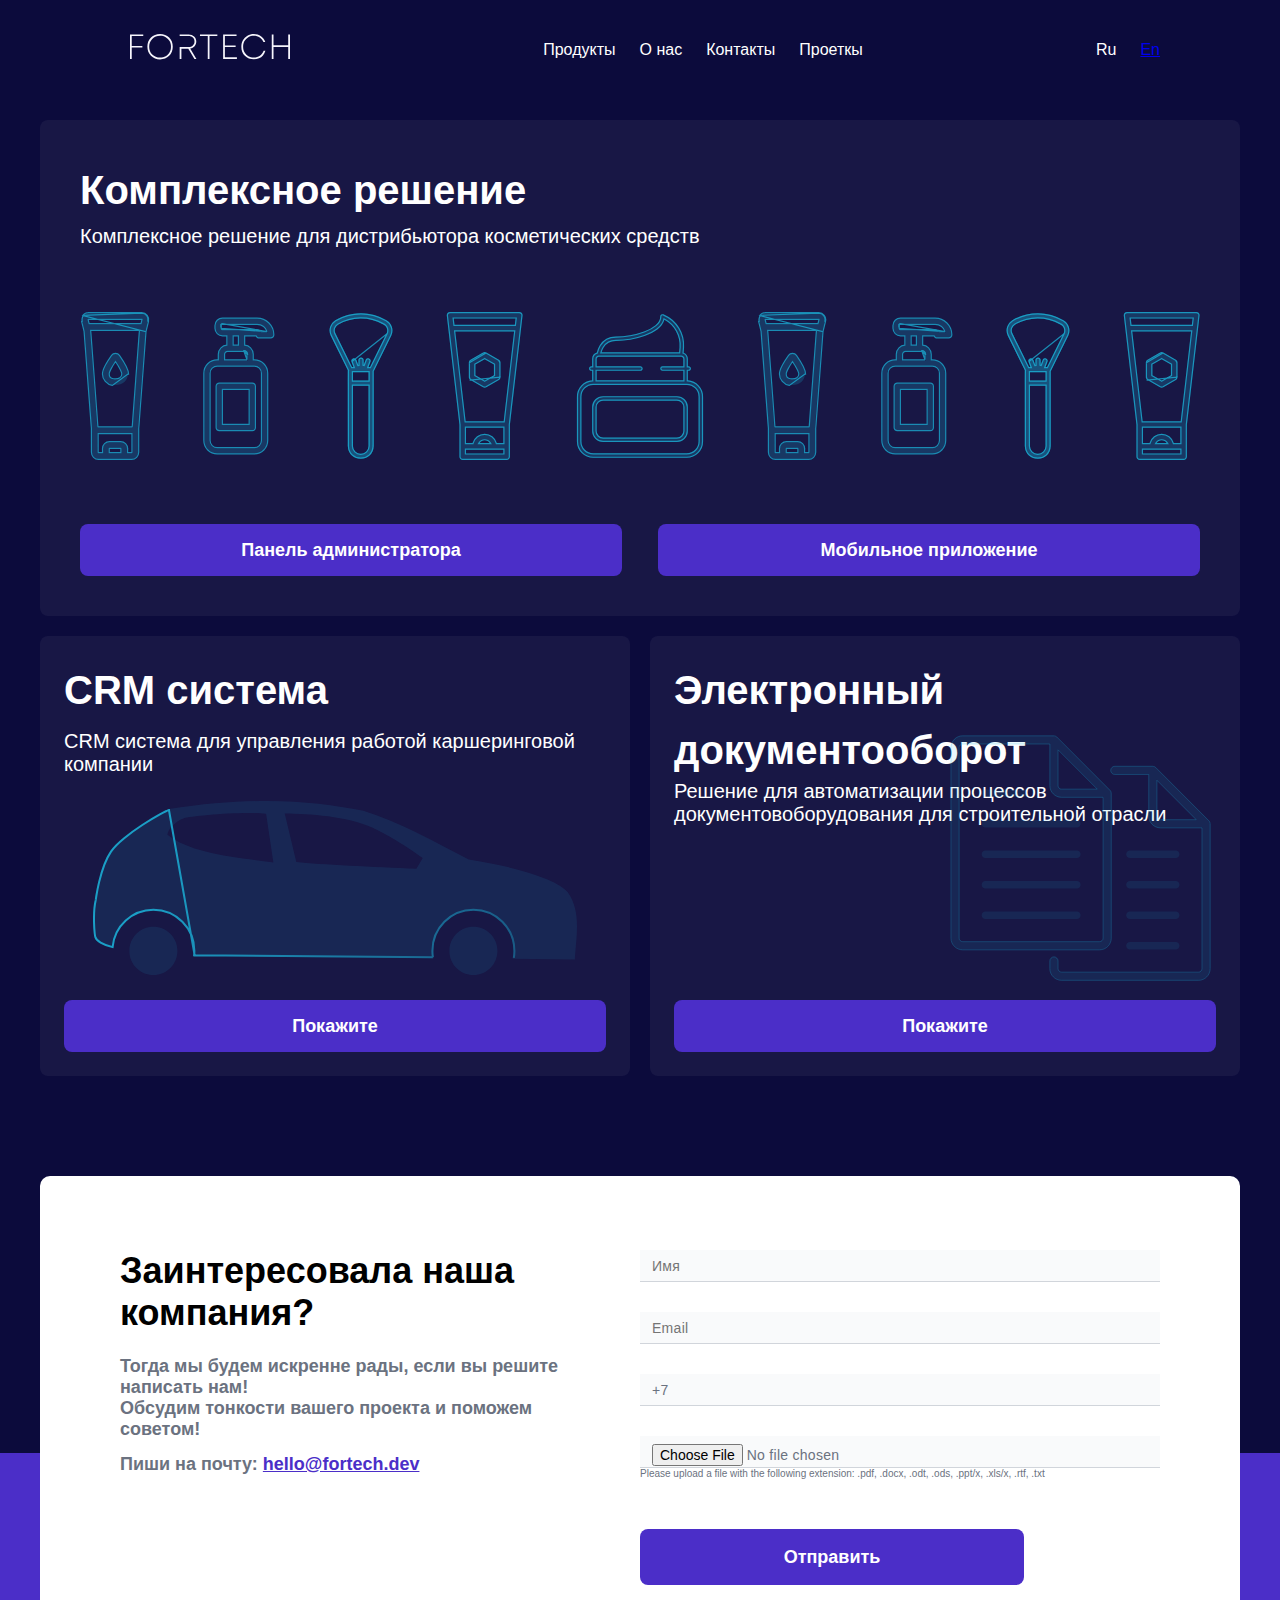
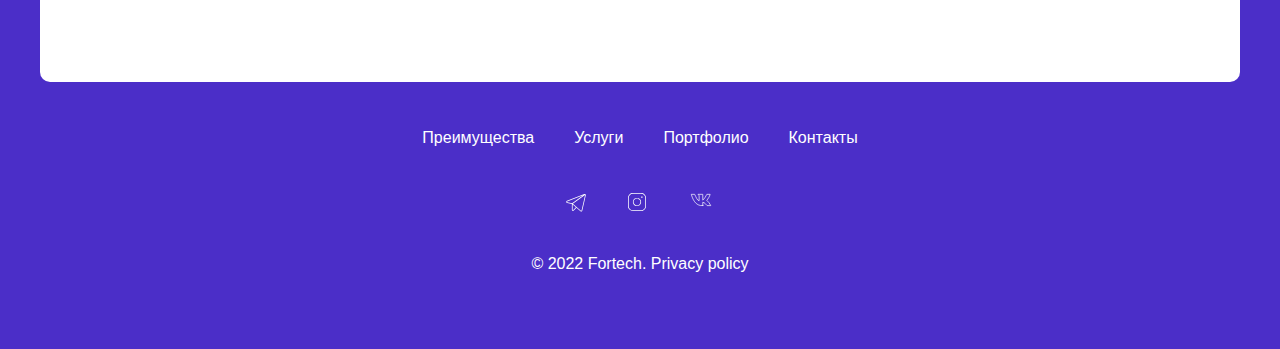
<file: index.html>
<!DOCTYPE html>
<html lang="ru">
    <head>
        <meta charset="UTF-8">
        <meta name="viewport" content="width=device-width, initial-scale=1.0">
        <link rel="stylesheet" href="css/style.css">
        <link href="js/script.js" rel="text/javascript">
        <link href="svg/favicon-32x32.png" rel="icon" type="img/png">
        <title>Fortech</title>
    </head>
    <body>
        <header class="style__header">
            <div class="style__Logo">
                <img src="svg/logo.svg" alt="Fortech">
            </div>
            <div class="style__HeaderMenu">
                <ul class="style__HeaderMenuElements">
                    <li><a href="#">Продукты</a></li>
                    <li><a href="#">О нас</a></li>
                    <li><a href="#">Контакты</a></li>
                    <li><a href="#">Проеткы</a></li>
                </ul>
            </div>
            <div class="style__HeaderLanguageSelect">
                <ul class="style__HeaderLanguageSelectElements">
                    <li class="LanguageSelect__Active">Ru</li>
                    <li><a href="index_en.html">En</a></li>
                </ul>
            </div>
        </header>
        <main class="style__Content">
            <div class="style__MainContainer">
                <section class="style__NewSection">
                    <div class="style__CardContacts CardContactsLarge">
                        <div class="CardContactsLarge__Frame">
                            <div class="CardContactsLarge__Text">
                                <h2>Комплексное решение</h2>
                                <p>Комплексное решение для дистрибьютора косметических средств</p>                                    </div>
                            <div class="CardContactsLarge__Images">
                                <img src="svg/tube_waterdrop.svg" alt="">
                                <img src="svg/tube_soap.svg" alt="">
                                <img src="svg/brush.svg" alt="">
                                <img src="svg/tube_hexagon.svg" alt="">
                                <img src="svg/tube_cream.svg" alt="">
                                <img src="svg/tube_waterdrop.svg" alt="">
                                <img src="svg/tube_soap.svg" alt="">
                                <img src="svg/brush.svg" alt="">
                                <img src="svg/tube_hexagon.svg" alt="">
                            </div>
                            <div class="CardContactsLarge__Buttons">
                                <button>Панель администратора</button>
                                <button>Мобильное приложение</button>
                            </div>
                        </div>
                    </div>
                </section>
                <section class="style__NewSection DoubleCardSection">
                    <div class="style__SectionFrame">
                        <div class="style__CardContacts CardContactsSmall">
                            <div class="CardContactsSmall__Frame">
                                <div class="CardContactsSmall__Text">
                                    <h2>CRM система</h2>
                                    <p>CRM система для управления работой каршеринговой компании</p>
                                </div>
                                <div class="CardContactsSmallLeft__Image">
                                    <img src="svg/car.svg" alt="">
                                </div>
                                <div class="CardContactsSmall__Button">
                                    <button>Покажите</button>
                                </div>
                            </div>
                        </div>
                        <div class="style__CardContacts CardContactsSmall">
                            <div class="CardContactsSmall__Frame">
                                <div class="CardContactsSmall__Text">
                                    <h2>Электронный документооборот</h2>
                                    <p>Решение для автоматизации процессов документовоборудования для строительной отрасли</p>
                                </div>
                                <div class="CardContactsSmallRight__Image">
                                    <img src="svg/doc_logo.svg" alt="document">
                                </div>
                                <div class="CardContactsSmall__Button">
                                    <button>Покажите</button>
                                </div>
                            </div>
                        </div>
                    </div>
                </section>
                <section class="style__NewSection">
                    <div class="style__FormCard">
                        <div class="FormCard__Frame">
                            <div class="FormCard__Text">
                                <h2>Заинтересовала наша компания?</h2>
                                <div class="FormCard__Text__MiddlePart">
                                    <p>Тогда мы будем искренне рады, если вы решите написать нам!</p>
                                    <p>Обсудим тонкости вашего проекта и поможем советом!</p>
                                </div>
                                <p>Пиши на почту: <a href="mailto:hello@fortech.dev">hello@fortech.dev</a></p>
                            </div>
                            <div class="FormCard__FormFrame">
                                <form class="FormCard__Form" action="" method="post" id="form">
                                    <div class="Form__FormInput">
                                        <input name="name" type="text" placeholder="Имя">
                                        <p class="Form__ErrorMessages"></p>
                                        <input name="email" type="email" placeholder="Email">
                                        <p class="Form__ErrorMessages"></p>
                                        <input name="phone" type="tel" placeholder="Номер телефона" value="+7">
                                        <p class="Form__ErrorMessages"></p>
                                        <input id="file" type="file" accept=".pdf, .docx, .odt, .ods, .ppt/x, .xls/x, .rtf, .txt" placeholder="Краткое описание">
                                        <p class="Form__Extensions">Please upload a file with the following extension: .pdf, .docx, .odt, .ods, .ppt/x, .xls/x, .rtf, .txt</p>
                                    </div>
                                    <button type="submit">Отправить</button>
                                </form>
                            </div>
                        </div>
                    </div>
                </section>
            </div>
        </main>
        <footer class="style__Footer">
            <div class="Footer__Contacts">
                <div class="Contacts__Links">
                    <ul>
                        <li><a href="#">Преимущества</a></li>
                        <li><a href="#">Услуги</a></li>
                        <li><a href="#">Портфолио</a></li>
                        <li><a href="#">Контакты</a></li>
                    </ul>
                </div>
                <div class="Contacts__Messangers">
                    <div class="telegram_logo"><a href="https://t.me/fortech_hr" target="_blank"><img id="tg_logo" src="svg/tg_logo.svg" alt="Telegram"></a></div>
                    <div class="instagram_logo"><a href="#" target="_blank"><img id="inst_logo" src="svg/insta_logo.svg" alt="Instagram"></a></div>
                    <div class="vk_logo"><a href="https://vk.com/fortech_dev" target="_blank"><img id="vk_logo" src="svg/vk_logo.svg" alt="VK"></a></div>
                </div>
                <div class="Contacts__Copyright">
                    <p>© 2022 Fortech. <a href="#">Privacy policy</a></p>
                </div>
            </div>
        </footer>
    </body>
    <script type="text/javascript" src="js/script.js"></script>
</html>
</file>
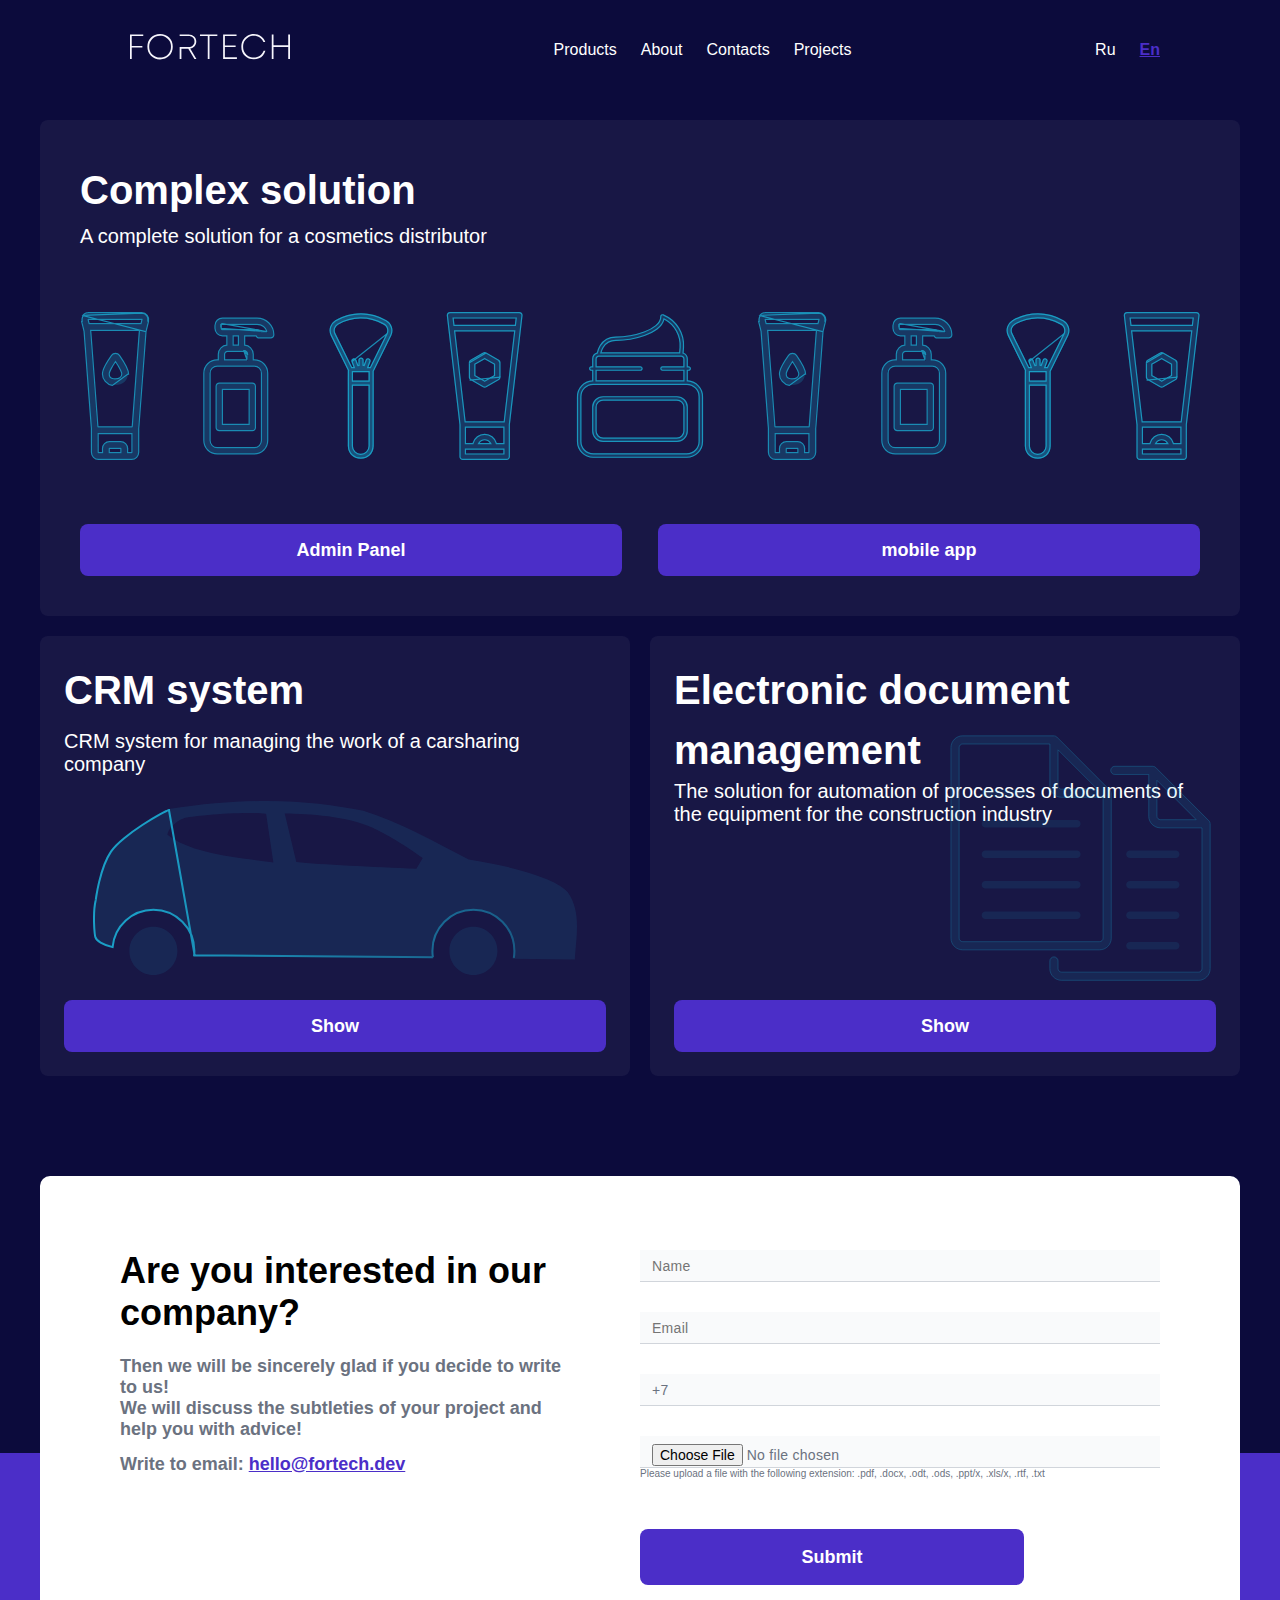
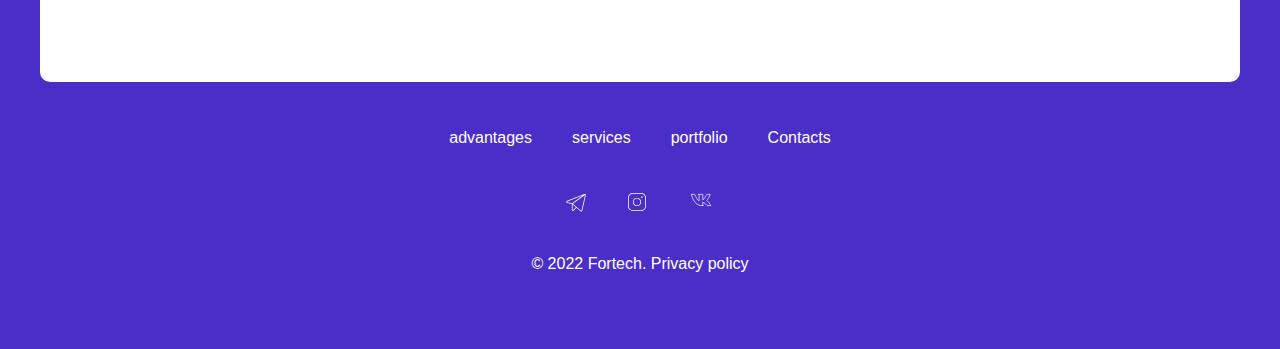
<file: index_en.html>
<!DOCTYPE html>
<html lang="en">
    <head>
        <meta charset="UTF-8">
        <meta name="viewport" content="width=device-width, initial-scale=1.0">
        <link rel="stylesheet" href="css/style_en.css">
        <link href="js/script.js" rel="text/javascript">
        <link href="svg/favicon-32x32.png" rel="icon" type="img/png">
        <title>Fortech</title>
    </head>
    <body>
            <header class="style__header">
                <div class="style__Logo">
                    <img src="svg/logo.svg" alt="Fortech">
                </div>
                <div class="style__HeaderMenu">
                    <ul class="style__HeaderMenuElements">
                        <li><a href="#">Products</a></li>
                        <li><a href="#">About</a></li>
                        <li><a href="#">Contacts</a></li>
                        <li><a href="#">Projects</a></li>
                    </ul>
                </div>
                <div class="style__HeaderLanguageSelect">
                    <ul class="style__HeaderLanguageSelectElements">
                        <li><a href="index.html">Ru</a></li>
                        <li class="LanguageSelect__Active">En</li>
                    </ul>
                </div>
            </header>
            <main class="style__Content">
                    <div class="style__MainContainer">
                        <section class="style__NewSection">
                            <div class="style__CardContacts CardContactsLarge">
                                <div class="CardContactsLarge__Frame">
                                    <div class="CardContactsLarge__Text">
                                       <h2>Complex solution</h2>
                                       <p>A complete solution for a cosmetics distributor</p>
                                    </div>
                                    <div class="CardContactsLarge__Images">
                                        <img src="svg/tube_waterdrop.svg" alt="">
                                        <img src="svg/tube_soap.svg" alt="">
                                        <img src="svg/brush.svg" alt="">
                                        <img src="svg/tube_hexagon.svg" alt="">
                                        <img src="svg/tube_cream.svg" alt="">
                                        <img src="svg/tube_waterdrop.svg" alt="">
                                        <img src="svg/tube_soap.svg" alt="">
                                        <img src="svg/brush.svg" alt="">
                                        <img src="svg/tube_hexagon.svg" alt="">
                                    </div>
                                    <div class="CardContactsLarge__Buttons">
                                        <button>Admin Panel</button>
                                        <button>mobile app</button>
                                    </div>
                                </div>
                            </div>
                        </section>
                        <section class="style__NewSection DoubleCardSection">
                            <div class="style__SectionFrame">
                                <div class="style__CardContacts CardContactsSmall">
                                    <div class="CardContactsSmall__Frame">
                                        <div class="CardContactsSmall__Text">
                                            <h2>CRM system</h2>
                                            <p>CRM system for managing the work of a carsharing company</p>
                                        </div>
                                        <div class="CardContactsSmallLeft__Image">
                                            <img src="svg/car.svg" alt="">
                                        </div>
                                        <div class="CardContactsSmall__Button">
                                            <button>Show</button>
                                        </div>
                                    </div>
                                </div>
                                <div class="style__CardContacts CardContactsSmall">
                                    <div class="CardContactsSmall__Frame">
                                        <div class="CardContactsSmall__Text">
                                            <h2>Electronic document management</h2>
                                            <p>The solution for automation of processes of documents of the equipment for the construction industry</p>
                                        </div>
                                        <div class="CardContactsSmallRight__Image">
                                            <img src="svg/doc_logo.svg" alt="document">
                                        </div>
                                        <div class="CardContactsSmall__Button">
                                            <button>Show</button>
                                        </div>
                                    </div>
                                </div>
                            </div>
                        </section>
                        <section class="style__NewSection">
                            <div class="style__FormCard">
                                <div class="FormCard__Frame">
                                    <div class="FormCard__Text">
                                        <h2>Are you interested in our company?</h2>
                                        <div class="FormCard__Text__MiddlePart">
                                            <p>Then we will be sincerely glad if you decide to write to us!</p>
                                            <p>We will discuss the subtleties of your project and help you with advice!</p>
                                        </div>
                                        <p>Write to email: <a href="mailto:hello@fortech.dev">hello@fortech.dev</a></p>
                                    </div>
                                    <div class="FormCard__FormFrame">
                                        <form class="FormCard__Form" action="" method="post" id="form">
                                            <div class="Form__FormInput">
                                                <input name="name" type="text" placeholder="Name">
                                                <p class="Form__ErrorMessages"></p>
                                                <input name="email" type="email" placeholder="Email">
                                                <p class="Form__ErrorMessages"></p>
                                                <input name="phone" type="tel" placeholder="Telephone number" value="+7">
                                                <p class="Form__ErrorMessages"></p>
                                                <input id="file" type="file" accept=".pdf, .docx, .odt, .ods, .ppt/x, .xls/x, .rtf, .txt" placeholder="Short description">
                                                <p class="Form__Extensions">Please upload a file with the following extension: .pdf, .docx, .odt, .ods, .ppt/x, .xls/x, .rtf, .txt</p>
                                            </div>
                                            <button type="submit">Submit</button>
                                        </form>
                                    </div>
                                </div>
                            </div>
                        </section>
                    </div>
            </main>
            <footer class="style__Footer">
                <div class="Footer__Contacts">
                    <div class="Contacts__Links">
                        <ul>
                            <li><a href="#">advantages</a></li>
                            <li><a href="#">services</a></li>
                            <li><a href="#">portfolio</a></li>
                            <li><a href="#">Contacts</a></li>
                        </ul>
                    </div>
                    <div class="Contacts__Messangers">
                        <div class="telegram_logo"><a href="https://t.me/fortech_hr" target="_blank"><img id="tg_logo" src="svg/tg_logo.svg" alt="Telegram"></a></div>
                        <div class="instagram_logo"><a href="#" target="_blank"><img id="inst_logo" src="svg/insta_logo.svg" alt="Instagram"></a></div>
                        <div class="vk_logo"><a href="https://vk.com/fortech_dev" target="_blank"><img id="vk_logo" src="svg/vk_logo.svg" alt="VK"></a></div>
                    </div>
                    <div class="Contacts__Copyright">
                        <p>© 2022 Fortech. <a href="#">Privacy policy</a></p>
                    </div>
                </div>
            </footer>
    </body>
    <script type="text/javascript" src="js/script.js"></script>
</html>
</file>
<file: css/style.css>
* {
    box-sizing: border-box;
}
html {
    font-family: Montserrat, sans-serif;
}
body {
    margin: 0;
    padding: 0;
    background-color: #0C0B3C;
}
span, div, button, p, label {
    font-family: Montserrat, sans-serif;
}
.style__header {
    position: fixed;
    z-index: 5;
    width: 100%;
    min-height: 100px;
    padding: 0px 120px ;
    background-color: #0C0B3C;
    color: #FFFFFF;
    display: flex;
    align-items: center;
    justify-content: space-between;
}
.style__Logo {
    width: 180px;
    height: 40px;
    margin-left: 10px;
    margin-top: 8px;
}
.style__HeaderMenu, .style__HeaderLanguageSelect {
    display: flex;
    align-items: center;
}
.style__HeaderMenuElements, .style__HeaderLanguageSelectElements {
    padding: 0;
    margin: 0;
    display: flex;
    justify-content: space-between;
    align-items: center;
    list-style: none;
    gap: 24px;
}
.style__HeaderMenuElements a:hover {
    color: #4B2EC8;
    text-decoration: underline;
    text-decoration-color: #4B2EC8;
    text-underline-offset: 4px;
    text-decoration-thickness: 2px;
}
.style__HeaderMenuElements a:active {
    color: #A596E3;
    text-decoration: underline;
    text-decoration-color: #A596E3;
    text-underline-offset: 4px;
    text-decoration-thickness: 2px;
}
.style__HeaderMenuElements a {
    text-decoration: none;
    color: white;
}
button {
    background-color: #4B2EC8;
    border: none;
    color: #FFFFFF;
    font-family: sans-serif;
    font-weight: 700;
    font-size: 18px;
    border-radius: 8px;
}
button:hover {
    background-color: #6F58D3;
}
button:active {
    background-color: #2E1598;
}
.style__MainContainer {
    width: 100%;
    display: flex;
    align-items: center;
    flex-direction: column;
}
.style__NewSection {
    width: 100%;
    max-width: 100vw;
    margin-top: 100px;
    display: flex;
    flex-direction: column;
    align-items: center;
}
.style__SectionFrame {
    display: flex;
    align-items: center;
    gap: 20px;
}
.style__CardContacts {
    background-color: #ffffff0D;
    border-radius: 8px;
    color: #FFFFFF;
}
.CardContactsLarge {
    width: 1200px;
    height: 496px;
    margin-top: 20px;
    padding: 40px;
}
.CardContactsLarge__Frame {
    width: 100%;
    height: 100%;
    display: flex;
    flex-direction: column;
    justify-content: space-between;
}
.CardContactsLarge__Text {
    width: 728px;
    height: 88px;
    display: flex;
    justify-content: space-between;
    flex-direction: column;
}
.CardContactsLarge__Text h2, p {
    margin: 0;
}
.CardContactsLarge__Text h2 {
    line-height: 60px;
    font-size: 40px;
}
.CardContactsLarge__Text p {
    font-size: 20px;
}
.CardContactsLarge__Images {
    width: 100%;
    height: 148px;
    display: flex;
    justify-content: space-between;
}
.CardContactsLarge__Buttons {
    width: 100%;
    height: 52px;
    display: flex;
    justify-content: space-between;
}
.CardContactsLarge__Buttons button {
    width: 542px;
}
.DoubleCardSection {
    margin-top: 20px;
}
.CardContactsSmall {
    width: 590px;
    height: 440px;
    padding: 24px;
}
.CardContactsSmall__Frame {
    width: 100%;
    height: 100%;
    display: flex;
    flex-direction: column;
    justify-content: space-between;
    align-items: center;
} 
.CardContactsSmall__Text {
    width: 100%;
    height: 116px;
    display: flex;
    justify-content: space-between;
    flex-direction: column;
}
.CardContactsSmall__Frame h2, p {
    margin: 0;
    color: #FFFFFF;
}
.CardContactsSmall__Frame h2 {
    line-height: 60px;
    font-size: 40px;
}
.CardContactsSmall__Frame p {
    font-size: 20px;
}
.CardContactsSmallLeft__Image {
    width: 484px;
    height: 174px;
}
.CardContactsSmall__Button {
    width: 100%;
    height: 52px;
}
.CardContactsSmall__Button button {
    width: 542px;
    height: 52px;
}
.CardContactsSmallRight__Image {
    position: absolute;
    z-index: 1;
    margin-top: 75px;
    margin-left: 271px;
}
.style__FormCard {
    background-color: #FFFFFF;
    width: 1200px;
    height: 506px;
    top: 1206px;
    border-radius: 10px;
    z-index: 2;
}
.FormCard__Frame {
    padding: 74px 80px;
    display: flex;
    justify-content: space-between;
}
.FormCard__Text {
    display: flex;
    width: 50%;
    flex-direction: column;
    padding-right: 60px;
}
.FormCard__Text__MiddlePart {
    margin-top: 22px;
    margin-bottom: 14px;
}
.FormCard__Text h2 {
    font-size: 36px;
    font-weight: 800;
    margin: 0;
}
.FormCard__Text p {
    color: #6B7280;
    font-size: 18px;
    font-weight: 600;
}
.FormCard__Text a {
    color: #4B2EC8;
}
.FormCard__FormFrame {
    width: 50%;
    position: relative;
    display: flex;
    align-items: center;
    justify-content: center;
}
.FormCard__Form {
    display: flex;
    flex-direction: column;
    justify-content: center;
    width: 100%;
}
.Form__FormInput {
    display: flex;
    flex-direction: column;
    width: 100%;
}
.Form__FormInput input:hover {
    border-bottom: #4B2EC8 1px solid;
}
.Form__FormInput input {
    display: flex;
    width: 100%;
    box-sizing: border-box;
    font-style: normal;
    font-family: sans-serif;
    font-weight: 400;
    font-size: 14px;
    line-height: 20px;
    letter-spacing: 0.02em;
    color: rgb(107, 114, 128);
    padding: 8px 12px;
    height: 32px;
    background: rgb(249, 250, 251);
    border-top: none;
    border-right: none;
    border-left: none;
    outline: none;
    border-bottom: 1px solid rgb(209, 213, 219);
}
.Form__ErrorMessages {
    font-style: inherit;
    min-height: 30px;
    color: rgb(242, 94, 94);
    font-size: 14px;
    line-height: 1.4;
    letter-spacing: 0.02em;
    padding: 5px;
}
.Form__Extensions {
    color: #6B7280;
    font-size: 10px;
}
.FormCard__Form button {
    margin-top: 50px;
    width: 30vw;
    height: 56px;
}
.background-bottom {
    position: absolute;
    background-color: #4B2EC8;
    margin-top: auto;
    bottom: 0px;
    width: 1440px;
    height: 496px;
    z-index: 1;
}
.style__Footer {
    width: 100%;
    min-height: 496px;
    margin-top: -229px;
    background-color: #4B2EC8;
    display: flex;
    align-items: end;
    justify-content: space-around;
}
.Footer__Contacts {
    padding-bottom: 70px;
    display: flex;
    gap: 38px;
    flex-direction: column;
    align-items: center;
}
.Contacts__Links {
    width: auto;
    height: auto;
}
.Contacts__Links ul {
    padding: 0;
    margin: 0;
    display: flex;
    justify-content: space-between;
    align-items: center;
    list-style: none;
    color: #FFFFFF;
}
.Contacts__Links li {
    padding: 8px 20px;
}
.Contacts__Links a {
    color: #FFFFFF;
    text-decoration: none;
}
.Contacts__Messangers {
    width: 148px;
    height: 24px;
    display: flex;
    justify-content: space-between;
}
.Contacts__Copyright {
    width: 240px;
    height: 24px;
    display: flex;
    justify-content: space-around;
    
}
.Contacts__Copyright p {
    color: #FFFFFF;
}
.Contacts__Copyright a {
    color: #FFFFFF;
    text-decoration: none;
}
.telegram_logo, .instagram_logo, .vk_logo {
    width: 24px;
    height: 24px;
}
#tg_logo, #inst_logo, #vk_logo {
    margin: 0 auto;
}
</file>
<file: css/style_en.css>
* {
    box-sizing: border-box;
}
html {
    font-family: Montserrat, sans-serif;
}
body {
    margin: 0;
    padding: 0;
    background-color: #0C0B3C;
}
span, div, button, p, label {
    font-family: Montserrat, sans-serif;
}
.style__header {
    position: fixed;
    z-index: 5;
    width: 100%;
    min-height: 100px;
    padding: 0px 120px ;
    background-color: #0C0B3C;
    color: #FFFFFF;
    display: flex;
    align-items: center;
    justify-content: space-between;
}
.style__Logo {
    width: 180px;
    height: 40px;
    margin-left: 10px;
    margin-top: 8px;
}
.style__HeaderMenu, .style__HeaderLanguageSelect {
    display: flex;
    align-items: center;
}
.style__HeaderMenuElements, .style__HeaderLanguageSelectElements {
    padding: 0;
    margin: 0;
    display: flex;
    justify-content: space-between;
    align-items: center;
    list-style: none;
    gap: 24px;
}
.LanguageSelect__Active {
    text-decoration: underline #4B2EC8;
    color: #4B2EC8;
    font-weight: 600;
}
.style__HeaderLanguageSelectElements a {
    color: #FFFFFF;
    text-decoration: none;
    font-weight: normal;
}
.style__HeaderMenuElements a:hover {
    color: #4B2EC8;
    text-decoration: underline;
    text-decoration-color: #4B2EC8;
    text-underline-offset: 4px;
    text-decoration-thickness: 2px;
}
.style__HeaderMenuElements a:active {
    color: #A596E3;
    text-decoration: underline;
    text-decoration-color: #A596E3;
    text-underline-offset: 4px;
    text-decoration-thickness: 2px;
}
.style__HeaderMenuElements a {
    text-decoration: none;
    color: white;
}
button {
    background-color: #4B2EC8;
    border: none;
    color: #FFFFFF;
    font-family: sans-serif;
    font-weight: 700;
    font-size: 18px;
    border-radius: 8px;
}
button:hover {
    background-color: #6F58D3;
}
button:active {
    background-color: #2E1598;
}
.style__MainContainer {
    width: 100%;
    display: flex;
    align-items: center;
    flex-direction: column;
}
.style__NewSection {
    width: 100%;
    max-width: 100vw;
    margin-top: 100px;
    display: flex;
    flex-direction: column;
    align-items: center;
}
.style__SectionFrame {
    display: flex;
    align-items: center;
    gap: 20px;
}
.style__CardContacts {
    background-color: #ffffff0D;
    border-radius: 8px;
    color: #FFFFFF;
}
.CardContactsLarge {
    width: 1200px;
    height: 496px;
    margin-top: 20px;
    padding: 40px;
}
.CardContactsLarge__Frame {
    width: 100%;
    height: 100%;
    display: flex;
    flex-direction: column;
    justify-content: space-between;
}
.CardContactsLarge__Text {
    width: 728px;
    height: 88px;
    display: flex;
    justify-content: space-between;
    flex-direction: column;
}
.CardContactsLarge__Text h2, p {
    margin: 0;
}
.CardContactsLarge__Text h2 {
    line-height: 60px;
    font-size: 40px;
}
.CardContactsLarge__Text p {
    font-size: 20px;
}
.CardContactsLarge__Images {
    width: 100%;
    height: 148px;
    display: flex;
    justify-content: space-between;
}
.CardContactsLarge__Buttons {
    width: 100%;
    height: 52px;
    display: flex;
    justify-content: space-between;
}
.CardContactsLarge__Buttons button {
    width: 542px;
}
.DoubleCardSection {
    margin-top: 20px;
}
.CardContactsSmall {
    width: 590px;
    height: 440px;
    padding: 24px;
}
.CardContactsSmall__Frame {
    width: 100%;
    height: 100%;
    display: flex;
    flex-direction: column;
    justify-content: space-between;
    align-items: center;
} 
.CardContactsSmall__Text {
    width: 100%;
    height: 116px;
    display: flex;
    justify-content: space-between;
    flex-direction: column;
}
.CardContactsSmall__Frame h2, p {
    margin: 0;
    color: #FFFFFF;
}
.CardContactsSmall__Frame h2 {
    line-height: 60px;
    font-size: 40px;
}
.CardContactsSmall__Frame p {
    font-size: 20px;
}
.CardContactsSmallLeft__Image {
    width: 484px;
    height: 174px;
}
.CardContactsSmall__Button {
    width: 100%;
    height: 52px;
}
.CardContactsSmall__Button button {
    width: 542px;
    height: 52px;
}
.CardContactsSmallRight__Image {
    position: absolute;
    z-index: 1;
    margin-top: 75px;
    margin-left: 271px;
}
.style__FormCard {
    background-color: #FFFFFF;
    width: 1200px;
    height: 506px;
    top: 1206px;
    border-radius: 10px;
    z-index: 2;
}
.FormCard__Frame {
    padding: 74px 80px;
    display: flex;
    justify-content: space-between;
}
.FormCard__Text {
    display: flex;
    width: 50%;
    flex-direction: column;
    padding-right: 60px;
}
.FormCard__Text__MiddlePart {
    margin-top: 22px;
    margin-bottom: 14px;
}
.FormCard__Text h2 {
    font-size: 36px;
    font-weight: 800;
    margin: 0;
}
.FormCard__Text p {
    color: #6B7280;
    font-size: 18px;
    font-weight: 600;
}
.FormCard__Text a {
    color: #4B2EC8;
}
.FormCard__FormFrame {
    width: 50%;
    position: relative;
    display: flex;
    align-items: center;
    justify-content: center;
}
.FormCard__Form {
    display: flex;
    flex-direction: column;
    justify-content: center;
    width: 100%;
}
.Form__FormInput {
    display: flex;
    flex-direction: column;
    width: 100%;
}
.Form__FormInput input:hover {
    border-bottom: #4B2EC8 1px solid;
}
.Form__FormInput input {
    display: flex;
    width: 100%;
    box-sizing: border-box;
    font-style: normal;
    font-family: sans-serif;
    font-weight: 400;
    font-size: 14px;
    line-height: 20px;
    letter-spacing: 0.02em;
    color: rgb(107, 114, 128);
    padding: 8px 12px;
    height: 32px;
    background: rgb(249, 250, 251);
    border-top: none;
    border-right: none;
    border-left: none;
    outline: none;
    border-bottom: 1px solid rgb(209, 213, 219);
}
.Form__ErrorMessages {
    font-style: inherit;
    min-height: 30px;
    color: rgb(242, 94, 94);
    font-size: 14px;
    line-height: 1.4;
    letter-spacing: 0.02em;
    padding: 5px;
}
.Form__Extensions {
    color: #6B7280;
    font-size: 10px;
}
.FormCard__Form button {
    margin-top: 50px;
    width: 30vw;
    height: 56px;
}
.background-bottom {
    position: absolute;
    background-color: #4B2EC8;
    margin-top: auto;
    bottom: 0px;
    width: 1440px;
    height: 496px;
    z-index: 1;
}
.style__Footer {
    width: 100%;
    min-height: 496px;
    margin-top: -229px;
    background-color: #4B2EC8;
    display: flex;
    align-items: end;
    justify-content: space-around;
}
.Footer__Contacts {
    padding-bottom: 70px;
    display: flex;
    gap: 38px;
    flex-direction: column;
    align-items: center;
}
.Contacts__Links {
    width: auto;
    height: auto;
}
.Contacts__Links ul {
    padding: 0;
    margin: 0;
    display: flex;
    justify-content: space-between;
    align-items: center;
    list-style: none;
    color: #FFFFFF;
}
.Contacts__Links li {
    padding: 8px 20px;
}
.Contacts__Links a {
    color: #FFFFFF;
    text-decoration: none;
}
.Contacts__Messangers {
    width: 148px;
    height: 24px;
    display: flex;
    justify-content: space-between;
}
.Contacts__Copyright {
    width: 240px;
    height: 24px;
    display: flex;
    justify-content: space-around;
    
}
.Contacts__Copyright p {
    color: #FFFFFF;
}
.Contacts__Copyright a {
    color: #FFFFFF;
    text-decoration: none;
}
.telegram_logo, .instagram_logo, .vk_logo {
    width: 24px;
    height: 24px;
}
#tg_logo, #inst_logo, #vk_logo {
    margin: 0 auto;
}
</file>
